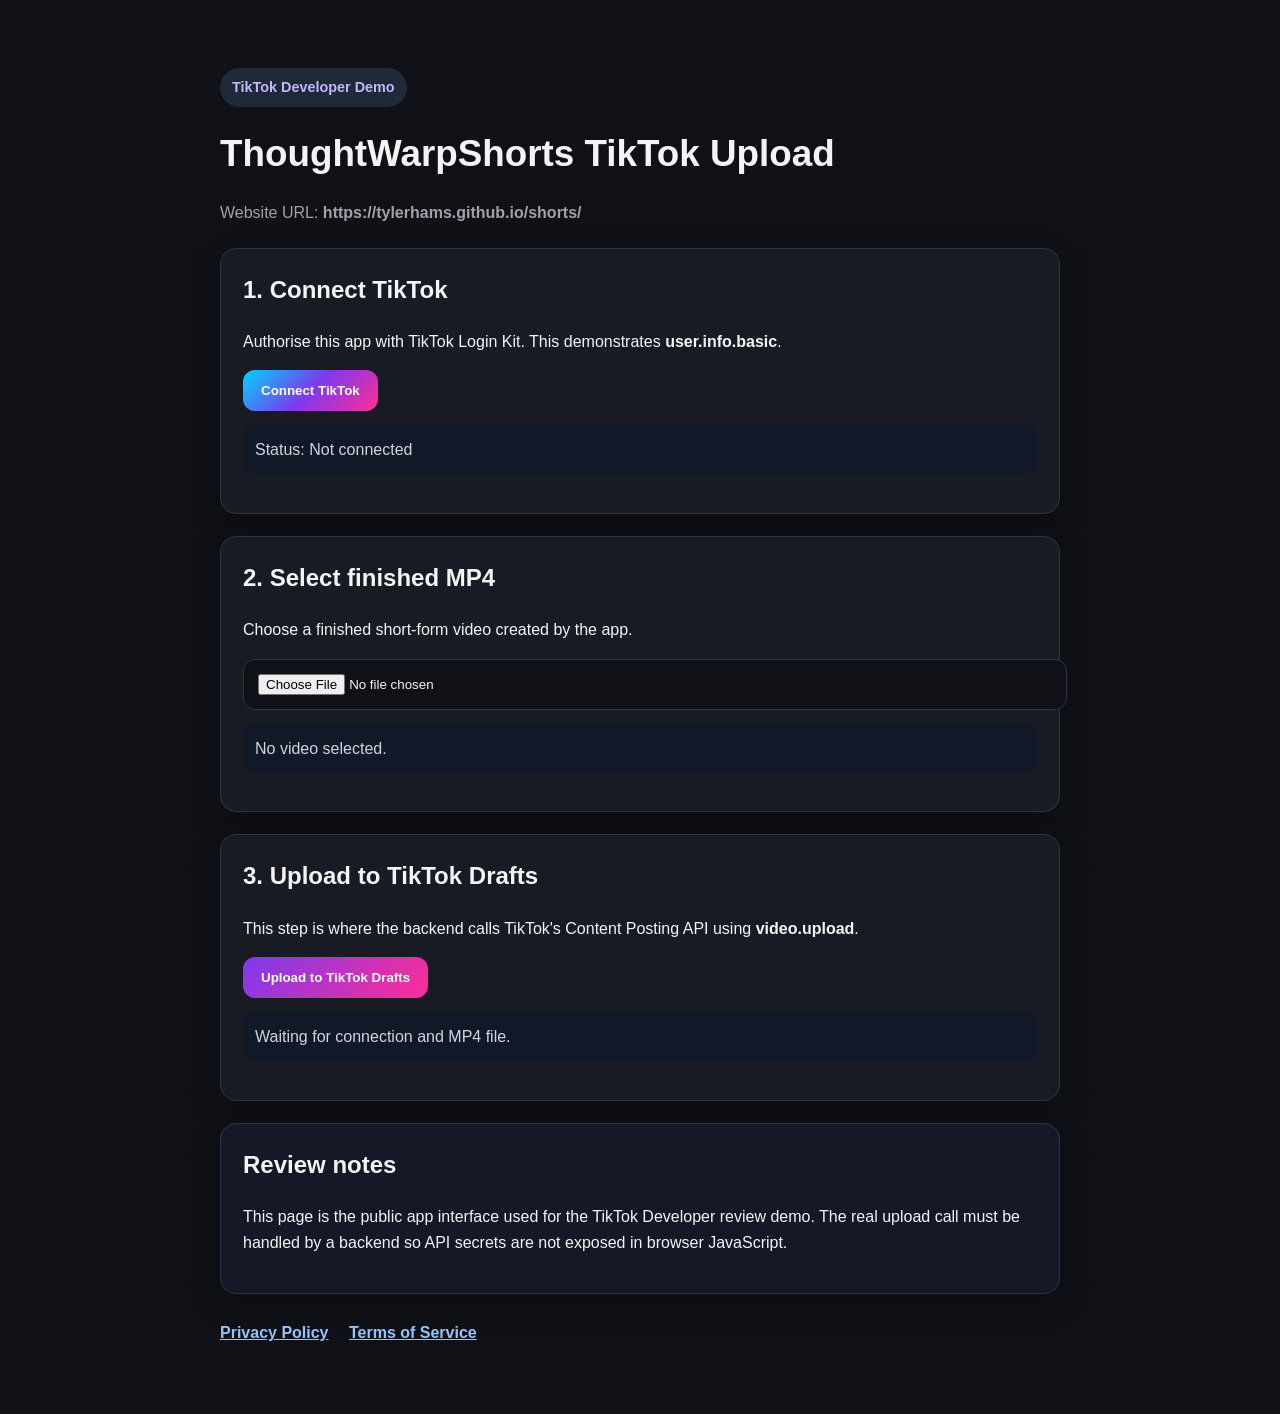
<file: index.html>
<!DOCTYPE html>
<html lang="en">
<head>
  <meta charset="UTF-8" />
  <meta name="viewport" content="width=device-width, initial-scale=1.0" />
  <title>ThoughtWarpShorts TikTok Upload</title>
  <link rel="stylesheet" href="style.css" />
</head>
<body>
  <main class="container">
    <div class="badge">TikTok Developer Demo</div>
    <h1>ThoughtWarpShorts TikTok Upload</h1>

    <p class="muted">
      Website URL:
      <strong>https://tylerhams.github.io/shorts/</strong>
    </p>

    <section class="card">
      <h2>1. Connect TikTok</h2>
      <p>
        Authorise this app with TikTok Login Kit. This demonstrates
        <strong>user.info.basic</strong>.
      </p>

      <button id="connectBtn" class="primary">Connect TikTok</button>
      <p id="connectionStatus" class="status">Status: Not connected</p>
    </section>

    <section class="card">
      <h2>2. Select finished MP4</h2>
      <p>
        Choose a finished short-form video created by the app.
      </p>

      <input id="videoFile" type="file" accept="video/mp4,video/quicktime" />
      <p id="fileStatus" class="status">No video selected.</p>
    </section>

    <section class="card">
      <h2>3. Upload to TikTok Drafts</h2>
      <p>
        This step is where the backend calls TikTok's Content Posting API using
        <strong>video.upload</strong>.
      </p>

      <button id="uploadBtn" class="secondary">Upload to TikTok Drafts</button>
      <p id="uploadStatus" class="status">Waiting for connection and MP4 file.</p>
    </section>

    <section class="notice">
      <h2>Review notes</h2>
      <p>
        This page is the public app interface used for the TikTok Developer review demo.
        The real upload call must be handled by a backend so API secrets are not exposed
        in browser JavaScript.
      </p>
    </section>

    <nav>
      <a href="privacy-policy.html">Privacy Policy</a>
      <a href="terms.html">Terms of Service</a>
    </nav>
  </main>

  <script>
    /*
      IMPORTANT:
      1. Replace YOUR_TIKTOK_CLIENT_KEY_HERE with your TikTok Client Key.
      2. In TikTok Developer Portal, set the redirect URI to:
         https://tylerhams.github.io/shorts/callback.html
      3. Keep scopes to:
         user.info.basic,video.upload
      4. Do NOT put your Client Secret in this file.
    */

    const TIKTOK_CLIENT_KEY = "sbawirgnnuqv3kxfik";
    const REDIRECT_URI = "https://tylerhams.github.io/shorts/callback.html";
    const SCOPES = "user.info.basic";

    const connectBtn = document.getElementById("connectBtn");
    const connectionStatus = document.getElementById("connectionStatus");
    const videoFile = document.getElementById("videoFile");
    const fileStatus = document.getElementById("fileStatus");
    const uploadBtn = document.getElementById("uploadBtn");
    const uploadStatus = document.getElementById("uploadStatus");

    function randomState() {
      return Math.random().toString(36).substring(2) + Date.now().toString(36);
    }

    function updateConnectedState() {
      const codeReceived = localStorage.getItem("tiktok_auth_code_received") === "true";
      if (codeReceived) {
        connectionStatus.textContent = "Status: TikTok authorisation code received. Ready for backend token exchange.";
        connectionStatus.classList.add("success");
      } else {
        connectionStatus.textContent = "Status: Not connected";
        connectionStatus.classList.remove("success");
      }
    }

    connectBtn.addEventListener("click", () => {
      if (!TIKTOK_CLIENT_KEY || TIKTOK_CLIENT_KEY === "") {
        alert("Add your TikTok Client Key inside index.html before using the Connect TikTok button.");
        return;
      }

      const state = randomState();
      localStorage.setItem("tiktok_oauth_state", state);

      const authUrl = new URL("https://www.tiktok.com/v2/auth/authorize/");
      authUrl.searchParams.set("client_key", TIKTOK_CLIENT_KEY);
      authUrl.searchParams.set("scope", SCOPES);
      authUrl.searchParams.set("response_type", "code");
      authUrl.searchParams.set("redirect_uri", REDIRECT_URI);
      authUrl.searchParams.set("state", state);

      window.location.href = authUrl.toString();
    });

    videoFile.addEventListener("change", () => {
      const file = videoFile.files[0];
      if (!file) {
        fileStatus.textContent = "No video selected.";
        return;
      }

      const sizeMB = (file.size / (1024 * 1024)).toFixed(2);
      fileStatus.textContent = `Selected: ${file.name} (${sizeMB} MB)`;
      fileStatus.classList.add("success");
    });

    uploadBtn.addEventListener("click", async () => {
      const codeReceived = localStorage.getItem("tiktok_auth_code_received") === "true";
      const file = videoFile.files[0];

      if (!codeReceived) {
        uploadStatus.textContent = "Please connect TikTok first.";
        uploadStatus.classList.remove("success");
        uploadStatus.classList.add("error");
        return;
      }

      if (!file) {
        uploadStatus.textContent = "Please select an MP4 or MOV file first.";
        uploadStatus.classList.remove("success");
        uploadStatus.classList.add("error");
        return;
      }

      /*
        This static GitHub Pages file cannot securely upload to TikTok by itself.
        For a real end-to-end review demo, connect this button to your backend endpoint.
        Example:
          const formData = new FormData();
          formData.append("video", file);
          const response = await fetch("https://your-backend.example.com/api/tiktok/upload", {
            method: "POST",
            body: formData
          });
      */

      uploadStatus.textContent =
        "Video selected and TikTok authorisation received. Backend upload endpoint still needs to be connected before this is a real video.upload demo.";
      uploadStatus.classList.remove("error");
      uploadStatus.classList.add("success");
    });

    updateConnectedState();
  </script>
</body>
</html>
</file>
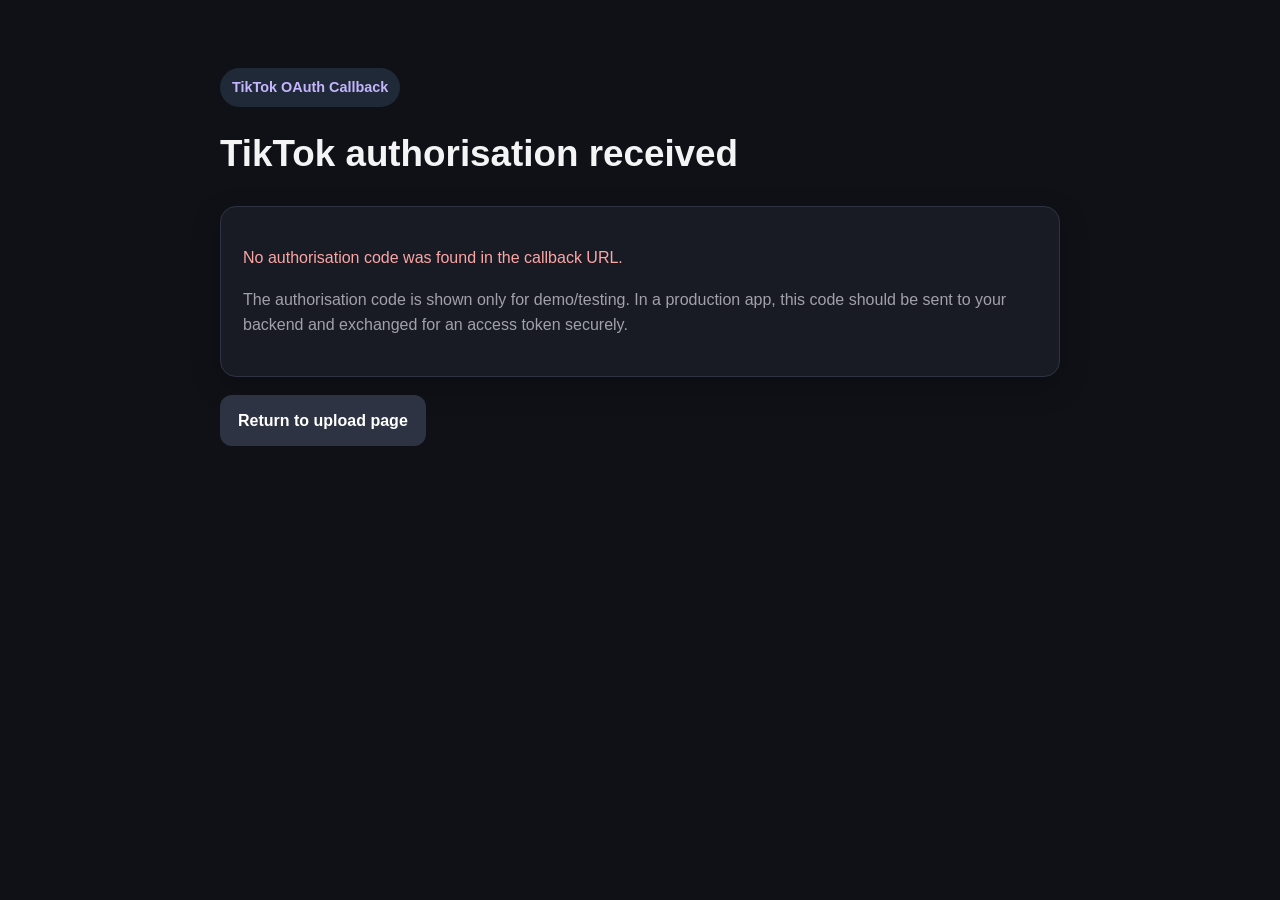
<file: callback.html>
<!DOCTYPE html>
<html lang="en">
<head>
  <meta charset="UTF-8" />
  <meta name="viewport" content="width=device-width, initial-scale=1.0" />
  <title>TikTok Authorisation Callback</title>
  <link rel="stylesheet" href="style.css" />
</head>
<body>
  <main class="container">
    <div class="badge">TikTok OAuth Callback</div>
    <h1>TikTok authorisation received</h1>

    <section class="card">
      <p id="callbackStatus">Checking TikTok response...</p>
      <p class="muted">
        The authorisation code is shown only for demo/testing. In a production app,
        this code should be sent to your backend and exchanged for an access token securely.
      </p>
    </section>

    <a class="button-link" href="index.html">Return to upload page</a>
  </main>

  <script>
    const params = new URLSearchParams(window.location.search);
    const code = params.get("code");
    const state = params.get("state");
    const error = params.get("error");
    const savedState = localStorage.getItem("tiktok_oauth_state");
    const callbackStatus = document.getElementById("callbackStatus");

    if (error) {
      callbackStatus.textContent = "TikTok returned an error: " + error;
      callbackStatus.classList.add("error");
    } else if (!code) {
      callbackStatus.textContent = "No authorisation code was found in the callback URL.";
      callbackStatus.classList.add("error");
    } else if (savedState && state !== savedState) {
      callbackStatus.textContent = "Security check failed: OAuth state did not match.";
      callbackStatus.classList.add("error");
    } else {
      localStorage.setItem("tiktok_auth_code_received", "true");
      callbackStatus.textContent =
        "Success: TikTok returned an authorisation code. This demonstrates Login Kit / user.info.basic. Return to the upload page to continue.";
      callbackStatus.classList.add("success");
    }
  </script>
</body>
</html>
</file>
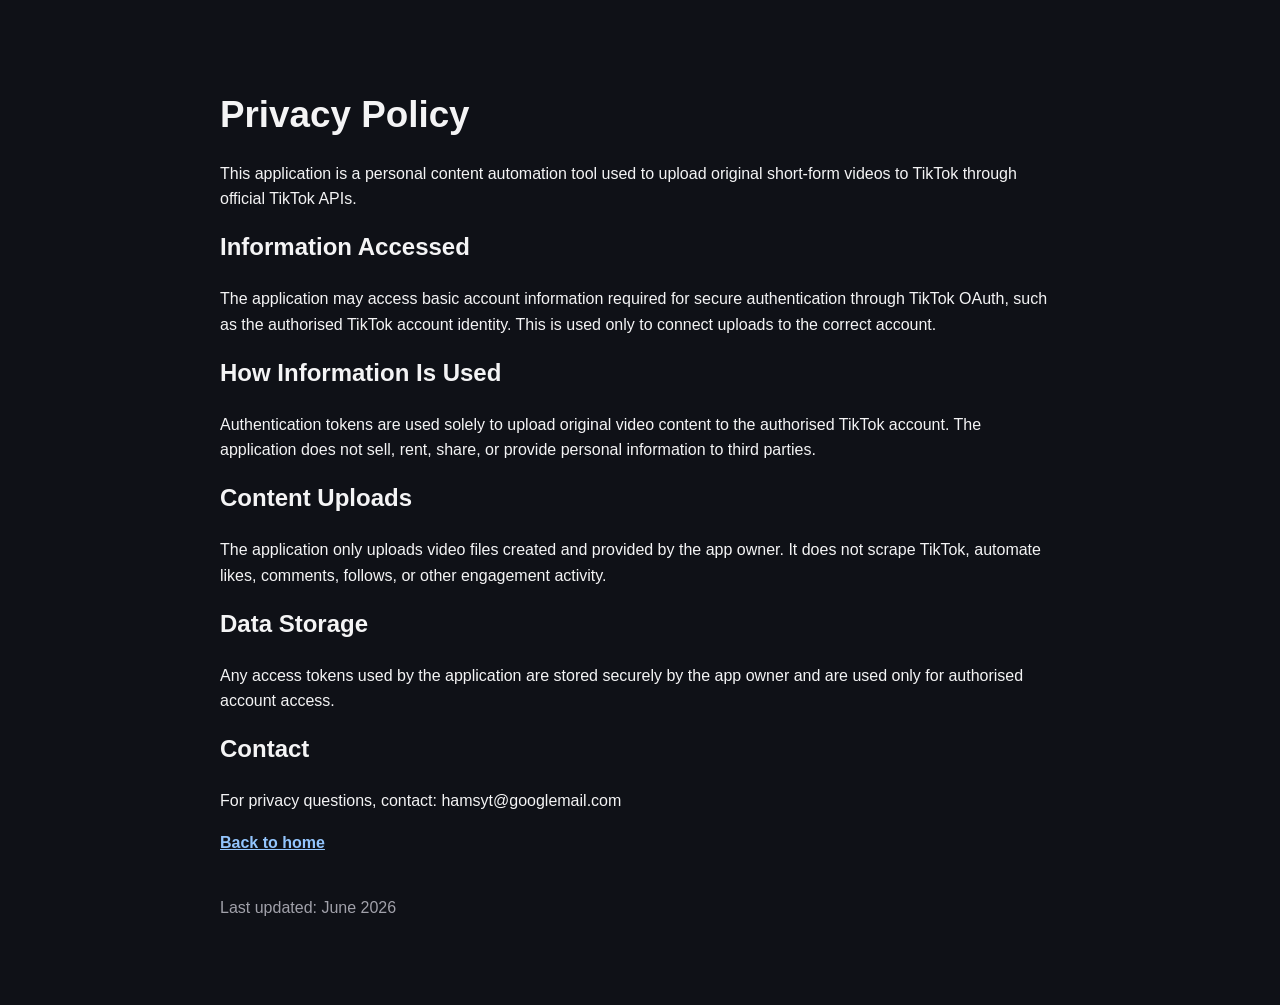
<file: privacy-policy.html>
<!DOCTYPE html>
<html lang="en">
<head>
  <meta charset="UTF-8" />
  <meta name="viewport" content="width=device-width, initial-scale=1.0" />
  <title>Privacy Policy</title>
  <link rel="stylesheet" href="style.css" />
</head>
<body>
  <main class="container">
    <h1>Privacy Policy</h1>

    <p>
      This application is a personal content automation tool used to upload
      original short-form videos to TikTok through official TikTok APIs.
    </p>

    <h2>Information Accessed</h2>
    <p>
      The application may access basic account information required for secure
      authentication through TikTok OAuth, such as the authorised TikTok account
      identity. This is used only to connect uploads to the correct account.
    </p>

    <h2>How Information Is Used</h2>
    <p>
      Authentication tokens are used solely to upload original video content to
      the authorised TikTok account. The application does not sell, rent, share,
      or provide personal information to third parties.
    </p>

    <h2>Content Uploads</h2>
    <p>
      The application only uploads video files created and provided by the app
      owner. It does not scrape TikTok, automate likes, comments, follows, or
      other engagement activity.
    </p>

    <h2>Data Storage</h2>
    <p>
      Any access tokens used by the application are stored securely by the app
      owner and are used only for authorised account access.
    </p>

    <h2>Contact</h2>
    <p>
      For privacy questions, contact: hamsyt@googlemail.com
    </p>

    <p><a href="index.html">Back to home</a></p>

    <footer>
      <p>Last updated: June 2026</p>
    </footer>
  </main>
</body>
</html>
</file>
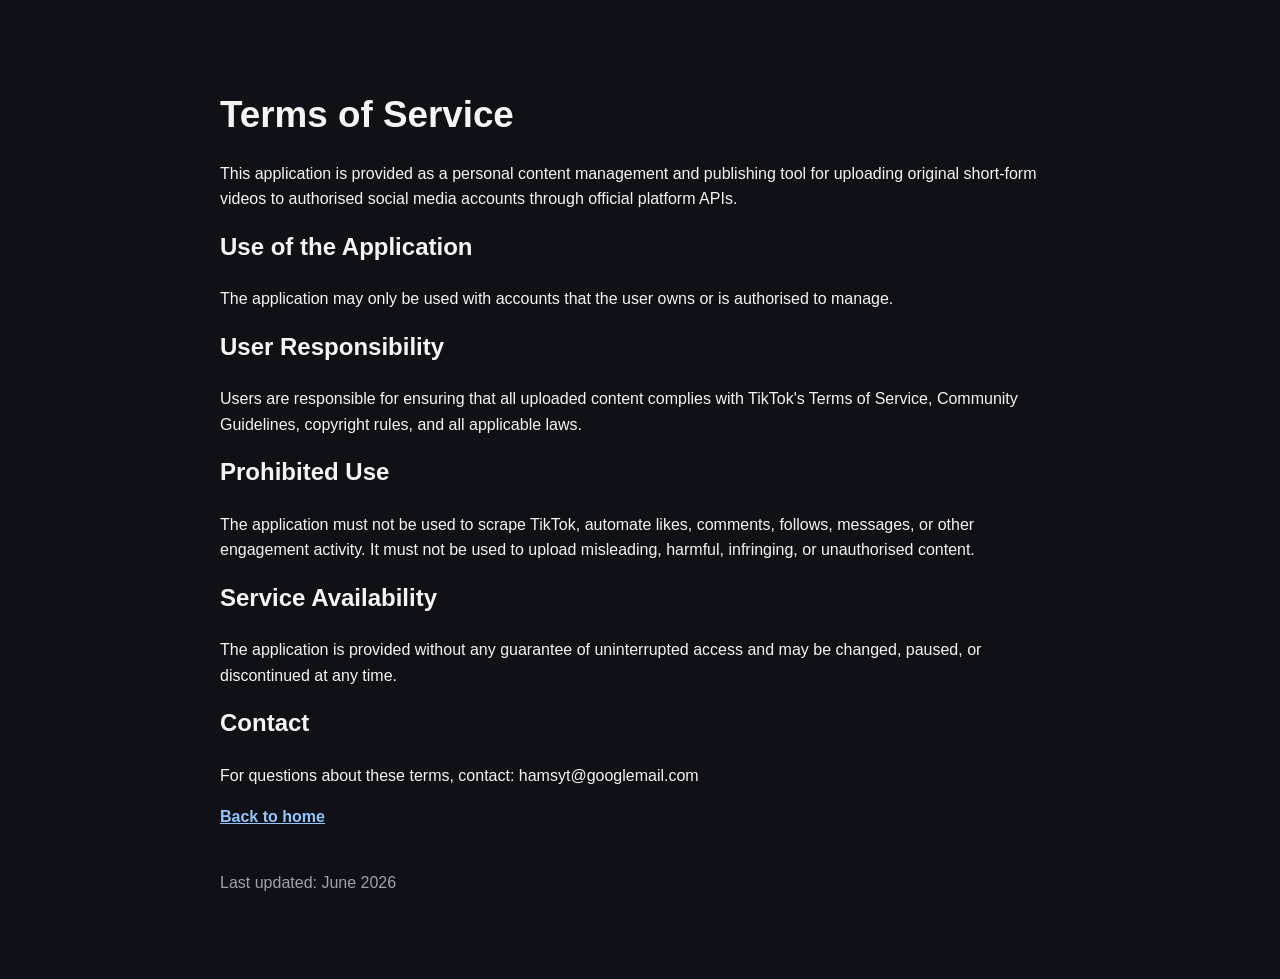
<file: terms.html>
<!DOCTYPE html>
<html lang="en">
<head>
  <meta charset="UTF-8" />
  <meta name="viewport" content="width=device-width, initial-scale=1.0" />
  <title>Terms of Service</title>
  <link rel="stylesheet" href="style.css" />
</head>
<body>
  <main class="container">
    <h1>Terms of Service</h1>

    <p>
      This application is provided as a personal content management and publishing
      tool for uploading original short-form videos to authorised social media
      accounts through official platform APIs.
    </p>

    <h2>Use of the Application</h2>
    <p>
      The application may only be used with accounts that the user owns or is
      authorised to manage.
    </p>

    <h2>User Responsibility</h2>
    <p>
      Users are responsible for ensuring that all uploaded content complies with
      TikTok's Terms of Service, Community Guidelines, copyright rules, and all
      applicable laws.
    </p>

    <h2>Prohibited Use</h2>
    <p>
      The application must not be used to scrape TikTok, automate likes, comments,
      follows, messages, or other engagement activity. It must not be used to
      upload misleading, harmful, infringing, or unauthorised content.
    </p>

    <h2>Service Availability</h2>
    <p>
      The application is provided without any guarantee of uninterrupted access
      and may be changed, paused, or discontinued at any time.
    </p>

    <h2>Contact</h2>
    <p>
      For questions about these terms, contact: hamsyt@googlemail.com
    </p>

    <p><a href="index.html">Back to home</a></p>

    <footer>
      <p>Last updated: June 2026</p>
    </footer>
  </main>
</body>
</html>
</file>
<file: style.css>
body {
  margin: 0;
  font-family: Arial, sans-serif;
  background: #0f1117;
  color: #f4f4f5;
  line-height: 1.6;
}

.container {
  max-width: 840px;
  margin: 40px auto;
  padding: 28px;
}

.badge {
  display: inline-block;
  padding: 8px 12px;
  border-radius: 999px;
  background: #1f2937;
  color: #c4b5fd;
  font-weight: bold;
  font-size: 0.9rem;
}

h1 {
  margin: 18px 0 8px;
  font-size: 2.3rem;
}

h2 {
  margin-top: 0;
}

.card, .notice {
  margin-top: 22px;
  padding: 22px;
  border-radius: 16px;
  background: #181b24;
  border: 1px solid #2d3342;
  box-shadow: 0 10px 30px rgba(0,0,0,0.22);
}

.notice {
  background: #151826;
}

button, .button-link {
  display: inline-block;
  border: 0;
  border-radius: 12px;
  padding: 13px 18px;
  cursor: pointer;
  color: white;
  font-weight: bold;
  text-decoration: none;
}

.primary {
  background: linear-gradient(135deg, #00d4ff, #7c3aed, #ff2d95);
}

.secondary {
  background: linear-gradient(135deg, #7c3aed, #ff2d95);
}

.button-link {
  background: #2d3342;
  margin-top: 18px;
}

input[type="file"] {
  width: 100%;
  padding: 14px;
  border-radius: 12px;
  background: #0f1117;
  border: 1px solid #2d3342;
  color: #f4f4f5;
}

.status {
  margin-top: 14px;
  padding: 12px;
  border-radius: 12px;
  background: #111827;
  color: #d1d5db;
}

.success {
  color: #86efac;
}

.error {
  color: #fca5a5;
}

.muted {
  color: #a1a1aa;
}

a {
  color: #93c5fd;
  font-weight: bold;
  margin-right: 16px;
}

nav {
  margin-top: 26px;
}

footer {
  margin-top: 40px;
  color: #a1a1aa;
}
</file>
